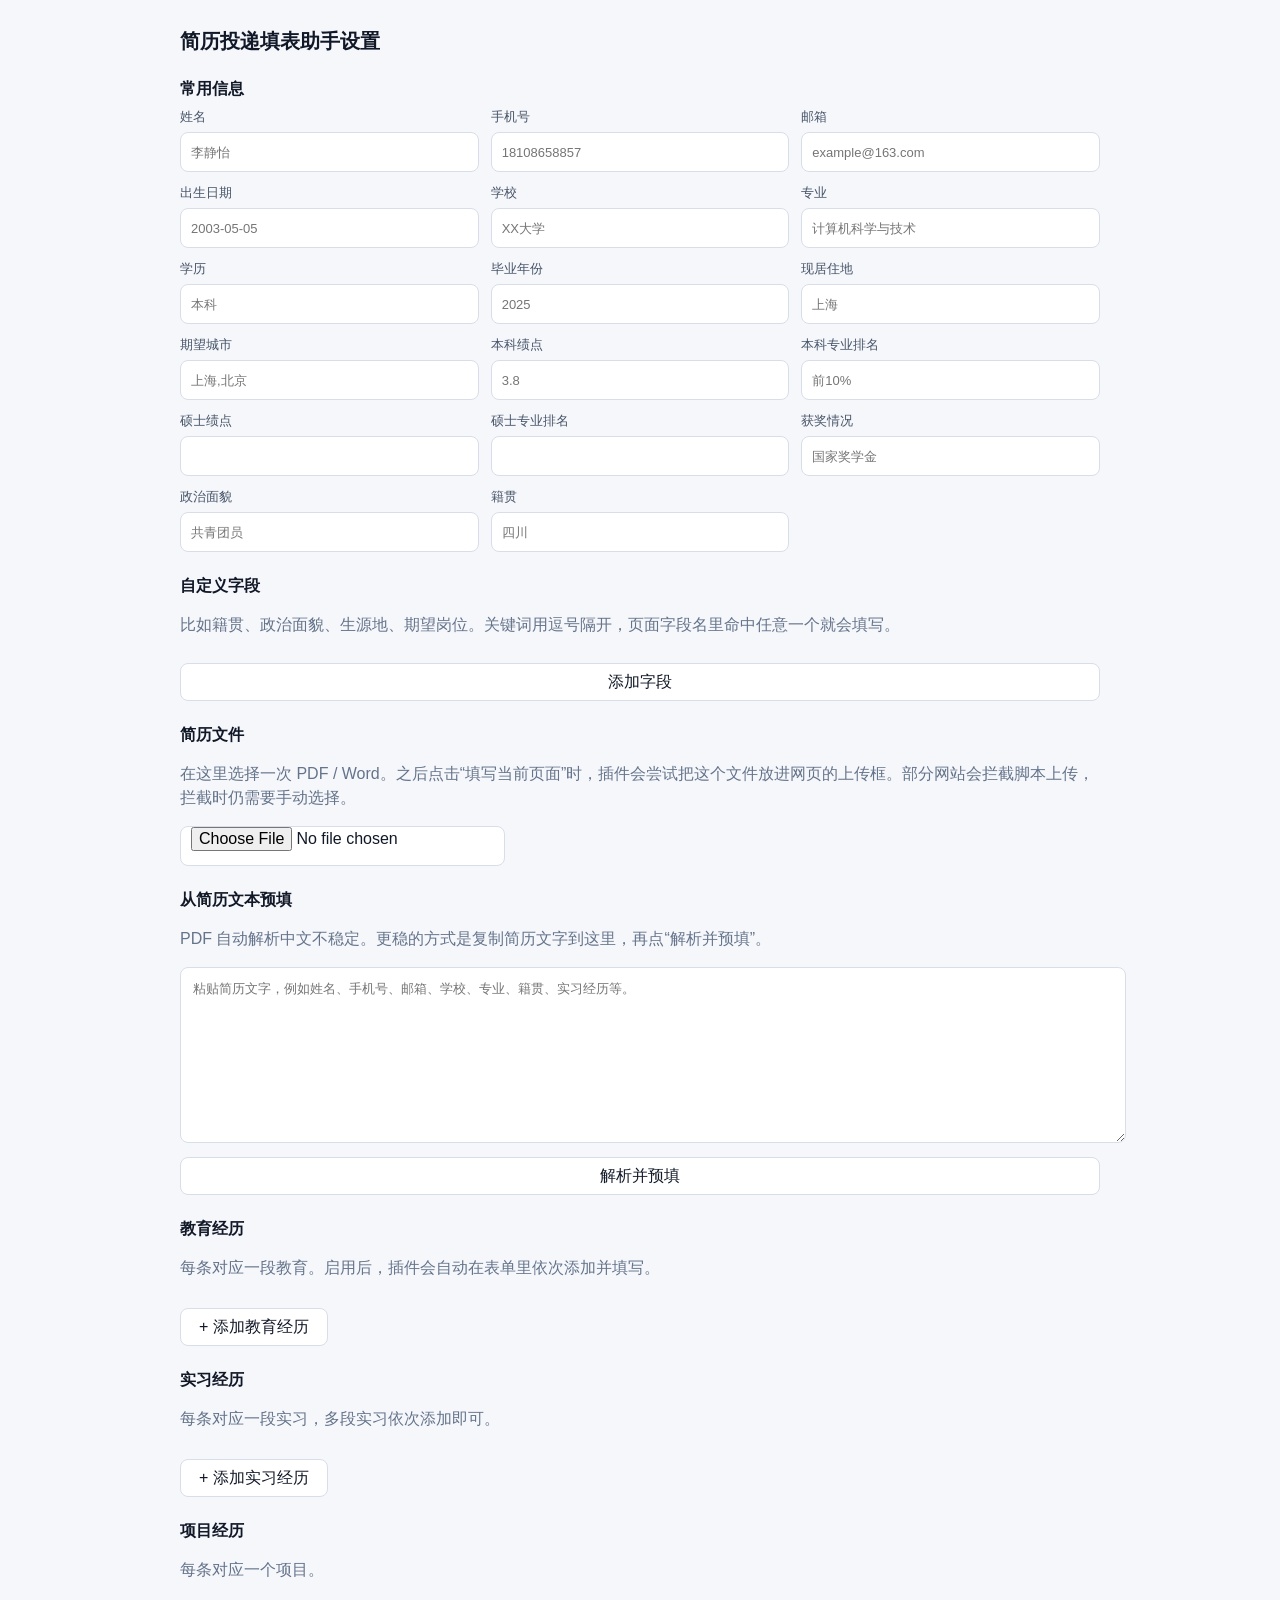
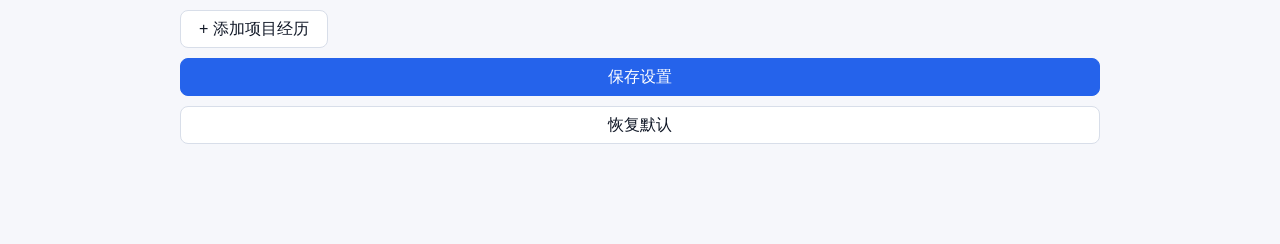
<file: resume-fill-extension/options.html>
<!doctype html>
<html lang="zh-CN">
  <head>
    <meta charset="utf-8" />
    <title>简历投递填表助手设置</title>
    <link rel="stylesheet" href="styles.css" />
  </head>
  <body class="options">
    <main>
      <h1>简历投递填表助手设置</h1>

      <section>
        <h2>常用信息</h2>
        <div id="profileFields" class="grid"></div>
      </section>

      <section>
        <h2>自定义字段</h2>
        <p>比如籍贯、政治面貌、生源地、期望岗位。关键词用逗号隔开，页面字段名里命中任意一个就会填写。</p>
        <div id="customFields" class="field-list"></div>
        <button id="addCustomField" type="button" class="secondary">添加字段</button>
      </section>

      <section>
        <h2>教育经历</h2>
        <p>每条对应一段教育。启用后，插件会自动在表单里依次添加并填写。</p>
        <div id=”educationEntries” class=”entry-list”></div>
        <button id=”add-education” type=”button” class=”secondary add-exp-btn”>+ 添加教育经历</button>
      </section>

      <section>
        <h2>实习经历</h2>
        <p>每条对应一段实习，多段实习依次添加即可。</p>
        <div id=”internshipEntries” class=”entry-list”></div>
        <button id=”add-internship” type=”button” class=”secondary add-exp-btn”>+ 添加实习经历</button>
      </section>

      <section>
        <h2>项目经历</h2>
        <p>每条对应一个项目。</p>
        <div id=”projectEntries” class=”entry-list”></div>
        <button id=”add-project” type=”button” class=”secondary add-exp-btn”>+ 添加项目经历</button>
      </section>

      <section>
        <h2>简历文件</h2>
        <p>在这里选择一次 PDF / Word。之后点击“填写当前页面”时，插件会尝试把这个文件放进网页的上传框。部分网站会拦截脚本上传，拦截时仍需要手动选择。</p>
        <input id="resumeFileInput" type="file" accept="application/pdf,.pdf,.doc,.docx" />
        <p id="resumeFileStatus"></p>
      </section>

      <section>
        <h2>从简历文本预填</h2>
        <p>PDF 自动解析中文不稳定。更稳的方式是复制简历文字到这里，再点“解析并预填”。</p>
        <textarea id="resumeText" class="small" spellcheck="false" placeholder="粘贴简历文字，例如姓名、手机号、邮箱、学校、专业、籍贯、实习经历等。"></textarea>
        <button id="parseResume" type="button" class="secondary">解析并预填</button>
      </section>

      <button id="save">保存设置</button>
      <button id="reset" class="secondary">恢复默认</button>
      <p id="status"></p>
    </main>
    <script src="options.js"></script>
  </body>
</html>
</file>
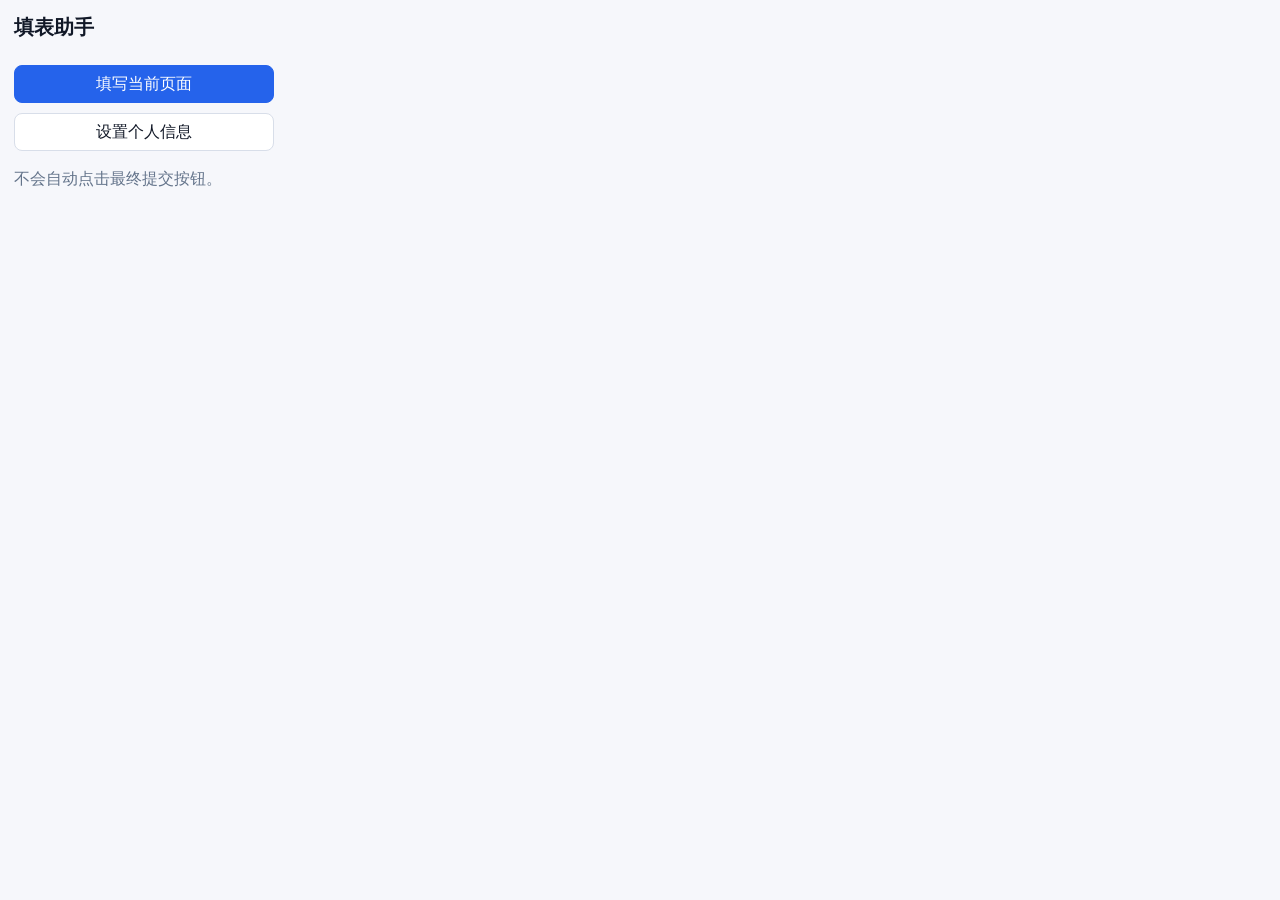
<file: resume-fill-extension/popup.html>
<!doctype html>
<html lang="zh-CN">
  <head>
    <meta charset="utf-8" />
    <title>填表助手</title>
    <link rel="stylesheet" href="styles.css" />
  </head>
  <body class="popup">
    <h1>填表助手</h1>
    <button id="fillCurrent">填写当前页面</button>
    <button id="openOptions" class="secondary">设置个人信息</button>
    <p id="status">不会自动点击最终提交按钮。</p>
    <script src="popup.js"></script>
  </body>
</html>
</file>
<file: resume-fill-extension/styles.css>
body {
  margin: 0;
  font-family: -apple-system, BlinkMacSystemFont, "Segoe UI", "Microsoft YaHei", sans-serif;
  color: #111827;
  background: #f6f7fb;
}

.popup {
  width: 260px;
  padding: 14px;
}

.options main {
  width: min(920px, calc(100vw - 40px));
  margin: 0 auto;
  padding: 28px 0 48px;
}

h1 {
  margin: 0 0 14px;
  font-size: 20px;
}

h2 {
  margin: 24px 0 8px;
  font-size: 16px;
}

/* ── 常用信息 grid ── */
.grid {
  display: grid;
  grid-template-columns: repeat(3, minmax(0, 1fr));
  gap: 12px;
}

/* ── 自定义字段 ── */
.field-list {
  display: grid;
  gap: 12px;
}

.field-row {
  display: grid;
  grid-template-columns: 1fr 1fr 1.5fr 72px;
  gap: 10px;
  align-items: end;
  padding: 12px;
  border: 1px solid #d8dee9;
  border-radius: 8px;
  background: #fff;
}

/* ── 经历列表 ── */
.entry-list {
  display: grid;
  gap: 14px;
  margin-bottom: 4px;
}

.exp-entry {
  display: grid;
  gap: 12px;
  padding: 16px;
  border: 1px solid #d8dee9;
  border-radius: 10px;
  background: #fff;
}

.exp-entry-head {
  display: flex;
  align-items: center;
  gap: 12px;
}

.exp-entry-head .remove-entry {
  margin-top: 0;
  width: auto;
  padding: 0 14px;
}

/* 经历字段行：自动适配 2 或 3 列 */
.exp-row {
  display: grid;
  gap: 12px;
}

.exp-row-1 { grid-template-columns: 1fr; }
.exp-row-2 { grid-template-columns: 1fr 1fr; }
.exp-row-3 { grid-template-columns: 1fr 1fr 1fr; }

/* 经历内的 textarea */
.exp-entry textarea {
  min-height: 80px;
  max-height: 240px;
  resize: vertical;
  padding: 8px 10px;
  font-family: inherit;
  font-size: 13px;
  line-height: 1.5;
}

/* "添加xxx经历"按钮 */
.add-exp-btn {
  width: auto;
  padding: 0 18px;
  margin-top: 8px;
}

/* ── 通用 ── */
label {
  display: grid;
  gap: 6px;
  font-size: 13px;
  color: #475569;
}

label.inline {
  display: flex;
  align-items: center;
  gap: 8px;
  height: 38px;
}

input,
textarea,
button {
  border: 1px solid #d8dee9;
  border-radius: 8px;
  background: #fff;
  color: #111827;
  font: inherit;
}

input,
button {
  height: 38px;
  padding: 0 10px;
}

input[type="checkbox"] {
  width: 16px;
  height: 16px;
  padding: 0;
}

textarea {
  width: 100%;
  min-height: 300px;
  padding: 12px;
  font-family: Consolas, "SFMono-Regular", monospace;
  font-size: 13px;
}

textarea.small {
  min-height: 150px;
}

button {
  width: 100%;
  margin-top: 10px;
  background: #2563eb;
  border-color: #2563eb;
  color: #fff;
  cursor: pointer;
}

button.secondary {
  background: #fff;
  color: #111827;
  border-color: #d8dee9;
}

p {
  color: #64748b;
  line-height: 1.5;
}

#status {
  min-height: 20px;
}

@media (max-width: 640px) {
  .grid,
  .field-row,
  .exp-row-2,
  .exp-row-3 {
    grid-template-columns: 1fr;
  }
}
</file>
